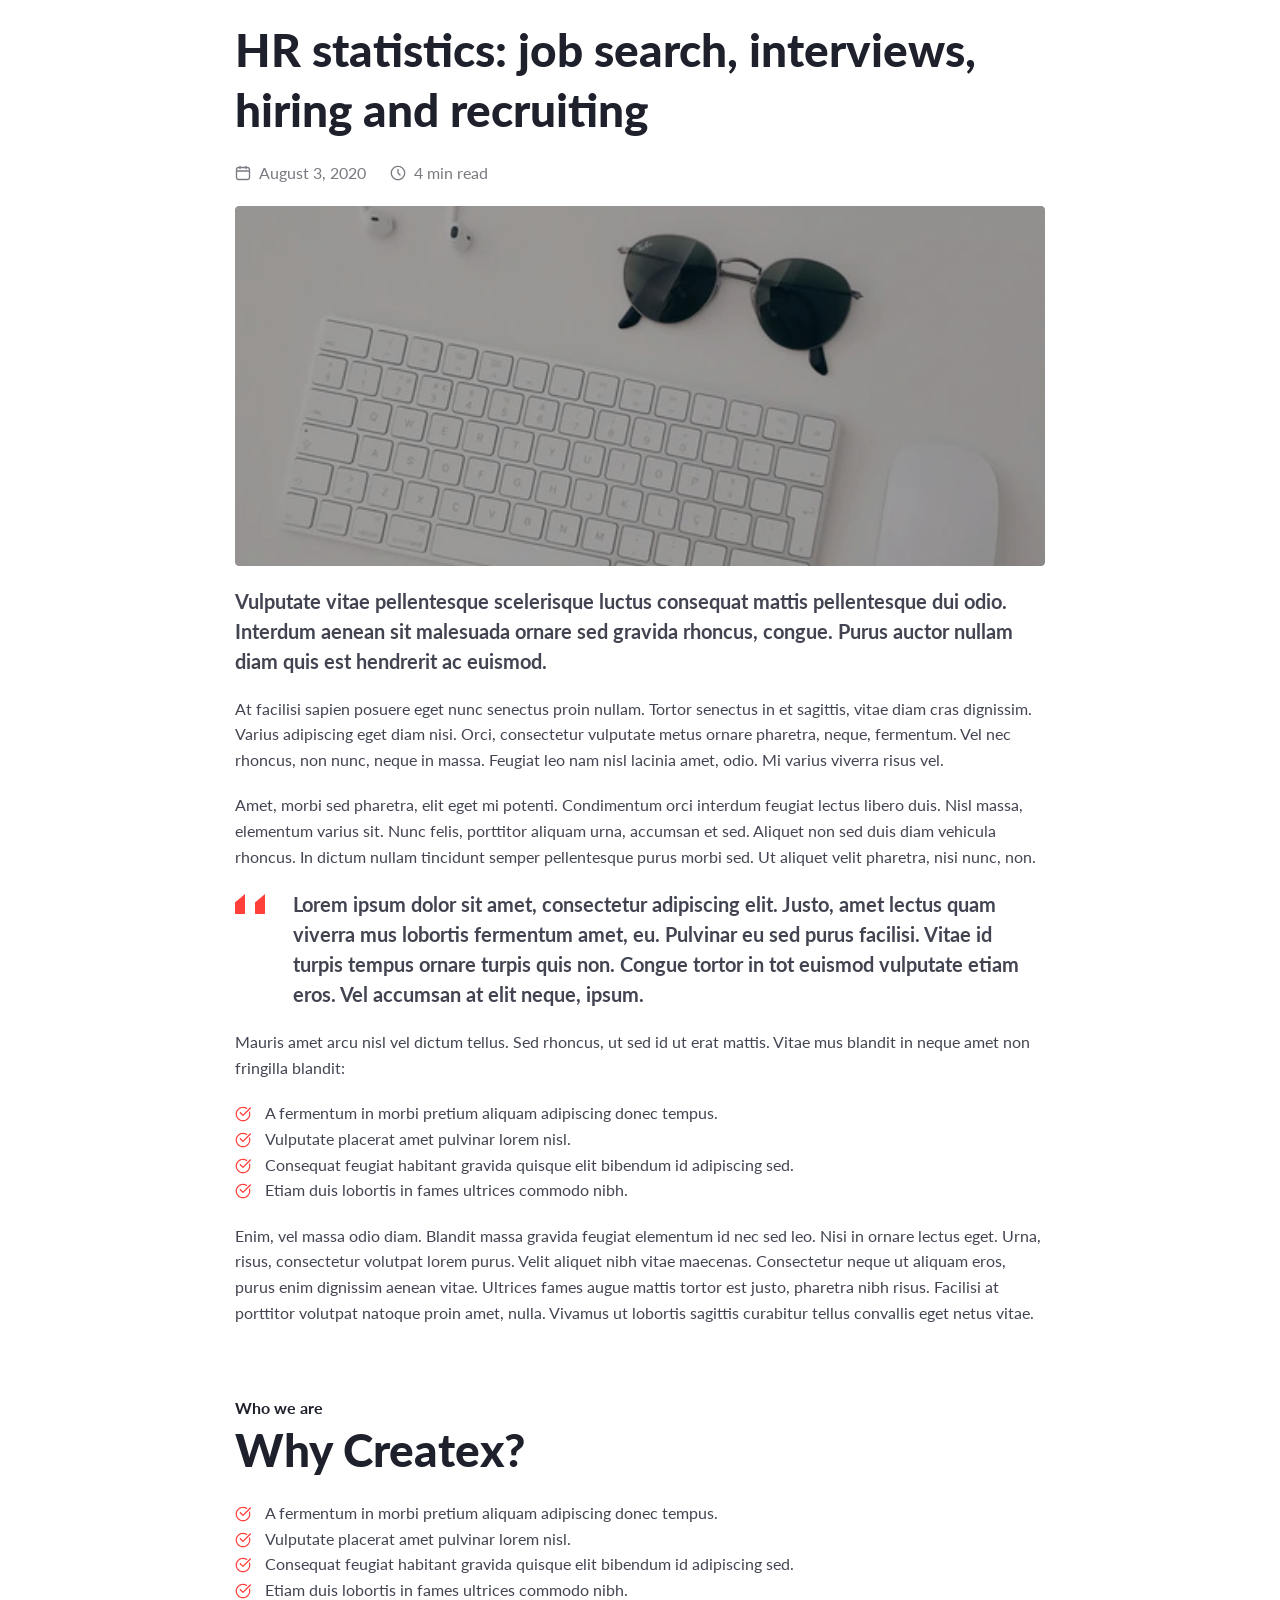
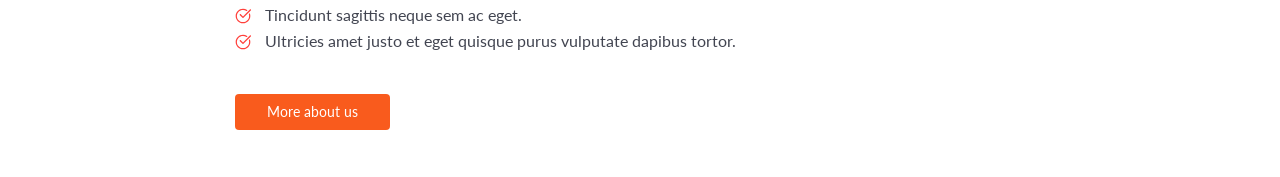
<file: index.html>
<!DOCTYPE html>
<html lang="en">
<head>
    <meta charset="UTF-8">
    <meta http-equiv="X-UA-Compatible" content="IE=edge">
    <link rel="preconnect" href="https://fonts.googleapis.com">
    <link rel="preconnect" href="https://fonts.gstatic.com" crossorigin>
    <link href="https://fonts.googleapis.com/css2?family=Lato:ital,wght@0,400;0,700;0,900;1,400;1,700;1,900&display=swap" rel="stylesheet">
    <link type="text/css" rel="stylesheet" href="css/style2.css">
    <meta name="viewport" content="width=device-width, initial-scale=1.0">
    <title>Макет Figma</title>
</head>
<body>
    <div class="wrapper">
        <div class="container">
            <h1>HR statistics: job search,  interviews, hiring and recruiting</h1>
            <ul class="top-list">
                <li class="top-list-date-item">August 3, 2020</li>
                <li class="top-list-time-item">4 min read</li>
            </ul>
            <img class="glasses-keyboard" src="img/image-glasses.png" alt="glasses and keyboard">
            <p class="bold-prgrph">Vulputate vitae pellentesque scelerisque luctus consequat mattis pellentesque dui odio. Interdum aenean sit malesuada ornare sed gravida rhoncus, congue. Purus auctor nullam diam quis est hendrerit ac euismod. </p>
            <p>At facilisi sapien posuere eget nunc senectus proin nullam. Tortor senectus in et sagittis, vitae diam cras dignissim. Varius adipiscing eget diam nisi. Orci, consectetur vulputate metus ornare pharetra, neque, fermentum. Vel nec rhoncus, non nunc, neque in massa. Feugiat leo nam nisl lacinia amet, odio. Mi varius viverra risus vel.</p>
            <p>Amet, morbi sed pharetra, elit eget mi potenti. Condimentum orci interdum feugiat lectus libero duis. Nisl massa, elementum varius sit. Nunc felis, porttitor aliquam urna, accumsan et sed. Aliquet non sed duis diam vehicula rhoncus. In dictum nullam tincidunt semper pellentesque purus morbi sed. Ut aliquet velit pharetra, nisi nunc, non.</p>
            <div class="red-line">
                <p class="bold-prgrph">
                    Lorem ipsum dolor sit amet, consectetur adipiscing elit. Justo, amet lectus quam viverra mus lobortis fermentum amet, eu. Pulvinar eu sed purus  facilisi. Vitae id turpis tempus ornare turpis quis non. Congue tortor in tot euismod vulputate etiam eros. Vel accumsan at elit neque, ipsum.
                </p>
            </div>
            <p>Mauris amet arcu nisl vel dictum tellus. Sed rhoncus, ut sed id ut erat mattis. Vitae mus blandit in neque amet non fringilla blandit:</p>
            <ul class="red-list">
                <li>A fermentum in morbi pretium aliquam adipiscing donec tempus.</li>
                <li>Vulputate placerat amet pulvinar lorem nisl.</li>
                <li>Consequat feugiat habitant gravida quisque elit bibendum id adipiscing sed.</li>
                <li>Etiam duis lobortis in fames ultrices commodo nibh.</li>
            </ul>
            <p>Enim, vel massa odio diam. Blandit massa gravida feugiat elementum id nec sed leo. Nisi in ornare lectus eget. Urna, risus, consectetur volutpat lorem purus. Velit aliquet nibh vitae maecenas. Consectetur neque ut aliquam eros, purus enim dignissim aenean vitae. Ultrices fames augue mattis tortor est justo, pharetra nibh risus. Facilisi at porttitor volutpat natoque proin amet, nulla. Vivamus ut lobortis sagittis curabitur tellus convallis eget netus vitae.</p>
            <br>
            <br>
            <h6>Who we are</h6>
            <h1>Why Createx?</h1>
            <ul class="red-list">
                <li>A fermentum in morbi pretium aliquam adipiscing donec tempus.</li>
                <li>Vulputate placerat amet pulvinar lorem nisl.</li>
                <li>Consequat feugiat habitant gravida quisque elit bibendum id adipiscing sed.</li>
                <li>Etiam duis lobortis in fames ultrices commodo nibh.</li>
                <li>Tincidunt sagittis neque sem ac eget.</li>
                <li>Ultricies amet justo et eget quisque purus vulputate dapibus tortor.</li>
            </ul>

            <a class="btn" href="#">More about us</a>
        </div>
    </div>
</body>
</html>
</file>
<file: css/style2.css>
@import "reset.css";

.wrapper {
	min-height: 100%;
	overflow: hidden;
}

.container {
    max-width: 810px;
    margin: 0 auto;
    padding: 20px;    
    font-family: Lato;
    font-weight: 400;
    font-size: 16px;
    line-height: 1.6;
    text-align: left;
    vertical-align: top;
    color: #424551;
}

h1, img, p, ul {
    margin-bottom: 20px;
}

h1 {
    font-size: 46px;
    line-height: 1.3;
    font-weight: 900;
    color: #1E212C;
}

ul {
    margin-top: 20px;
}

.top-list {
    list-style-type: none;
    margin-top: 6px;
    padding: 0;
    overflow: hidden;
  }
  
  .top-list li {
    float: left;
    padding-left: 24px;     
    min-height: 26px;
    font-size: 16px;
    line-height: 1.6;
    color: #787A80;
  } 

  .top-list-date-item {
    background: url(../img/calendar.svg) no-repeat 0 5px;
    margin-right: 24px;
  }

  .top-list-time-item {
    background: url(../img/clock.svg) no-repeat 0 5px;
  }  

.glasses-keyboard {
    width: 100%;
}

.bold-prgrph {
    font-weight: bold;
    font-size: 20px;
    line-height: 1.5;
}

.red-line {
    padding-left: 58px;
    background: url(../img/rectangle1.png) no-repeat 0 5px, url(../img/rectangle2.png) no-repeat 20px 5px;
}

.red-list li {
    background: url(../img/list.svg) no-repeat 0 6px;
    padding-left: 30px;
    min-height: 25px;
    font-size: 16px;
    line-height: 1.6;
}

h6 {
    font-weight: 700;
   font-size: 16px;
   line-height: 1.5;
   color: #1E212C;
}

.btn {
    background-color: #f95b1d;
    display: inline-block;
    overflow: hidden;
    padding: 0 32px;
    line-height: 2.62;
    font-size: 14px;
    text-align: center;
    color: #fff;
    margin: 20px 0;
    border-radius: 4px;
}

.btn:hover {
    background-color: #f74d0a;
}

.btn:active {
    background-color: #cf3f07;
    box-shadow: inset 3px 3px 2px 3px #c7400b, inset -3px -3px 2px 3px #c7400b;
}
</file>
